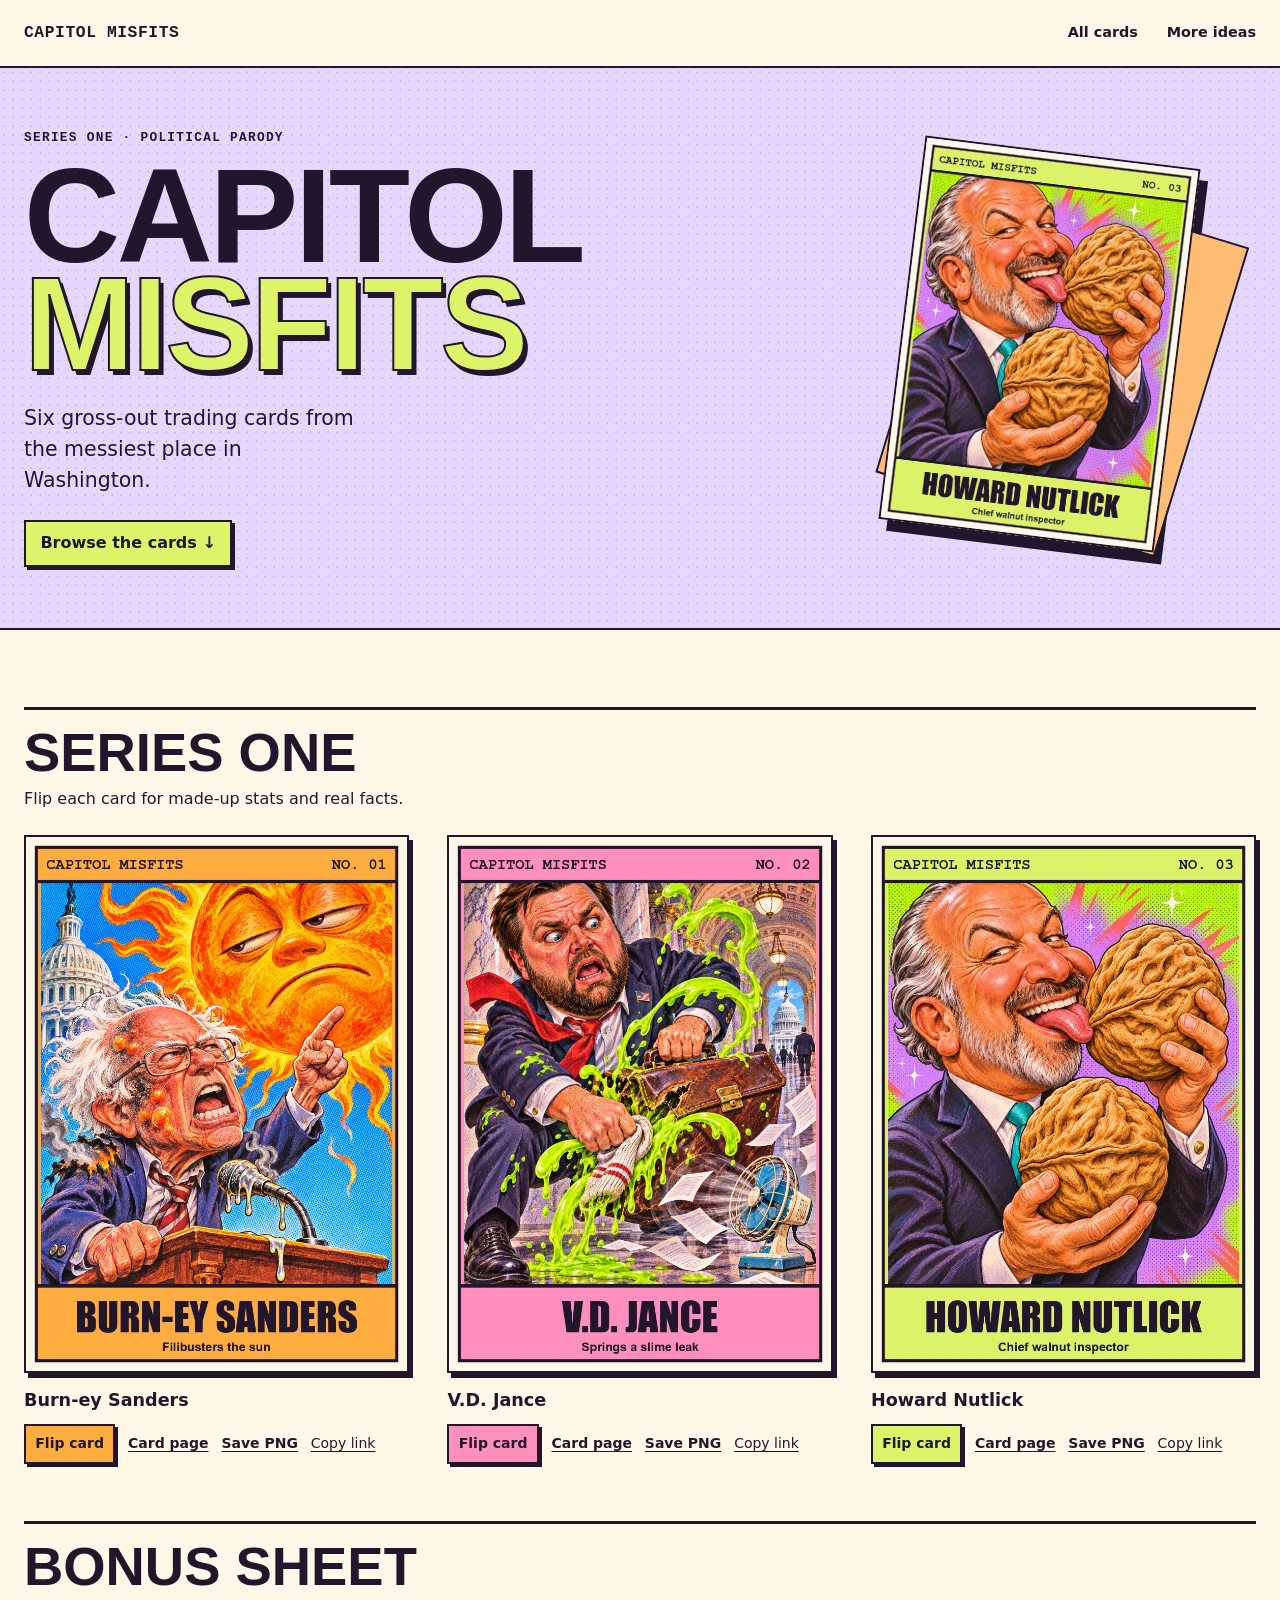
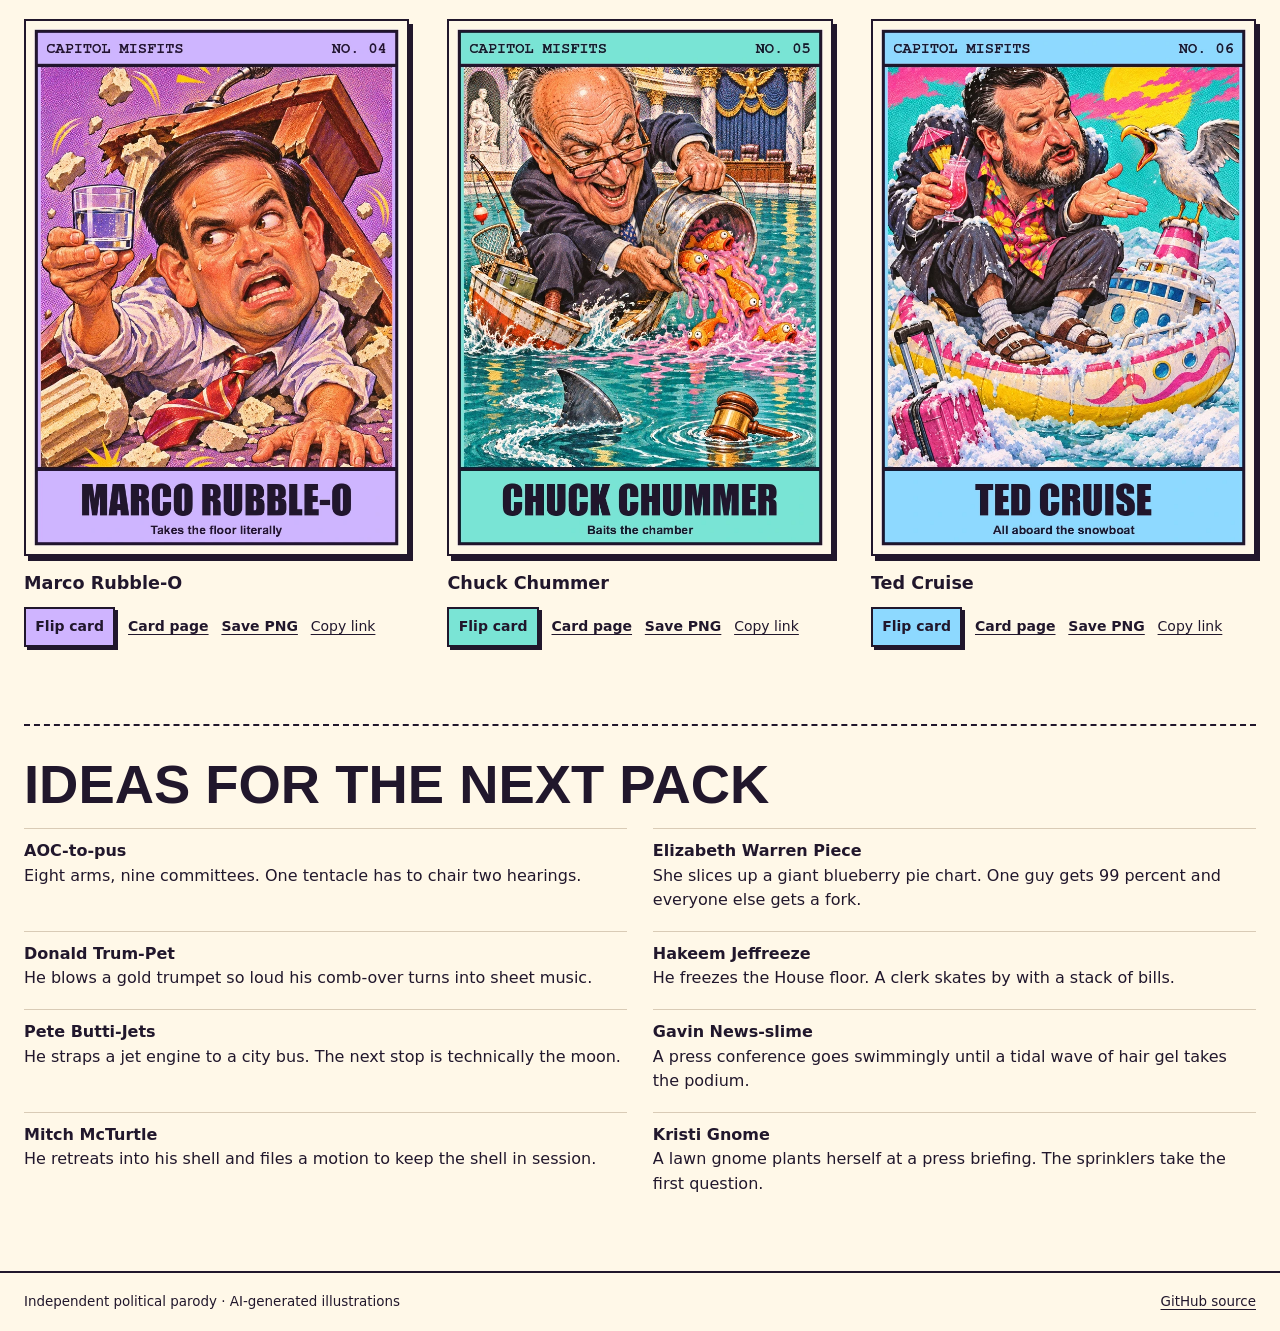
<file: docs/index.html>
<!doctype html>
<html lang="en">
<head>
  <meta charset="utf-8">
  <meta name="viewport" content="width=device-width, initial-scale=1">
  <title>Capitol Misfits</title>
  <meta name="description" content="Six gross-out political trading cards. Flip for made-up stats and sourced facts.">
  <link rel="canonical" href="https://daaronr.github.io/capitol-misfits/">
  <meta property="og:type" content="website">
  <meta property="og:site_name" content="Capitol Misfits">
  <meta property="og:url" content="https://daaronr.github.io/capitol-misfits/">
  <meta property="og:title" content="Capitol Misfits">
  <meta property="og:description" content="Six gross-out political trading cards. Flip for made-up stats and sourced facts.">
  <meta property="og:image" content="https://daaronr.github.io/capitol-misfits/assets/gallery-social.jpg">
  <meta property="og:image:width" content="1200">
  <meta property="og:image:height" content="630">
  <meta property="og:image:alt" content="Capitol Misfits trading cards featuring Howard Nutlick and two giant walnuts.">
  <meta name="twitter:card" content="summary_large_image">
  <link rel="stylesheet" href="gallery.css">
  <script src="gallery.js" defer></script>
</head>
<body>
  <a class="skip" href="#main">Skip to content</a>
  <header class="top">
    <div class="wrap">
      <a class="wordmark" href="./">Capitol Misfits</a>
      <nav aria-label="Main">
        <a href="#deck">All cards</a>
        <a href="#next">More ideas</a>
      </nav>
    </div>
  </header>

  <main id="main">
    <section class="hero">
      <div class="wrap hero-inner">
        <div>
          <p class="eyebrow">Series one · Political parody</p>
          <h1>Capitol <span>Misfits</span></h1>
          <p class="lede">Six gross-out trading cards from the messiest place in Washington.</p>
          <a class="action" href="#deck">Browse the cards ↓</a>
        </div>
        <a class="hero-feature" href="howard-nutlick/" aria-label="Open the Howard Nutlick card">
          <img src="assets/howard-nutlick.webp" width="750" height="1050" alt="Howard Nutlick with two giant walnuts">
        </a>
      </div>
    </section>
    <section id="deck" class="wrap gallery">
      <header class="section-head">
        <h2>Series one</h2>
        <p>Flip each card for made-up stats and real facts.</p>
      </header>
      <div class="deck">
    <article class="card" id="burn-ey-sanders" data-card aria-labelledby="burn-ey-sanders-name" style="--accent:#ffac40;--back-paper:#ffe0a9">
      <img class="card-face" data-front src="assets/burn-ey-sanders.webp" width="750" height="1050" loading="lazy" alt="A soot-smudged Bernie Sanders lectures a glaring sun while his microphone melts. Card text reads Burn-ey Sanders, Filibusters the sun.">
      <div class="card-back" id="burn-ey-sanders-back" data-back>
        <p class="back-series"><span>Capitol Misfits</span> <span>No. 01</span></p>
        <p class="back-title">Burn-ey Sanders</p>
        <p class="back-blurb">The sun asked him to yield. He demanded a recorded vote.</p>
        <p class="stat-label">Made-up stats</p>
        <dl class="stat-list"><div><dt>SPF applied</dt><dd>0</dd></div><div><dt>Microphones melted</dt><dd>3</dd></div><div><dt>Times he yielded</dt><dd>0</dd></div></dl>
        <section class="facts" aria-labelledby="burn-ey-sanders-facts">
          <h4 id="burn-ey-sanders-facts">Real facts about Bernie Sanders</h4>
          <ul><li>Vermont first elected Sanders to the U.S. Senate in 2006.</li><li>He served as mayor of Burlington before going to Congress.</li></ul>
          <p><a href="https://www.sanders.senate.gov/about-bernie/">Senate biography</a></p>
        </section>

      </div>
      <h3 id="burn-ey-sanders-name">Burn-ey Sanders</h3>
      <div class="card-tools">
        <button class="flip" data-flip type="button" aria-expanded="false" aria-controls="burn-ey-sanders-back" hidden>Flip card</button>
        <a href="burn-ey-sanders/" aria-label="Open Burn-ey Sanders card page">Card page</a>
        <a href="assets/burn-ey-sanders.png" download aria-label="Download Burn-ey Sanders card as PNG">Save PNG</a>
        <button class="data-copy" data-copy="burn-ey-sanders/" type="button" aria-label="Copy link to Burn-ey Sanders" hidden>Copy link</button>
        <span class="status" role="status"></span>
      </div>
    </article>


    <article class="card" id="vd-jance" data-card aria-labelledby="vd-jance-name" style="--accent:#ff8fbb;--back-paper:#ffcfdf">
      <img class="card-face" data-front src="assets/vd-jance.webp" width="750" height="1050" loading="lazy" alt="A startled JD Vance tries to plug a briefcase that is spraying green slime. Card text reads V.D. Jance, Springs a slime leak.">
      <div class="card-back" id="vd-jance-back" data-back>
        <p class="back-series"><span>Capitol Misfits</span> <span>No. 02</span></p>
        <p class="back-title">V.D. Jance</p>
        <p class="back-blurb">The briefcase came with a lock, two keys, and a full gallon of ooze.</p>
        <p class="stat-label">Made-up stats</p>
        <dl class="stat-list"><div><dt>Slime spilled</dt><dd>1 gal</dd></div><div><dt>Emergency socks</dt><dd>1</dd></div><div><dt>Dry documents</dt><dd>0</dd></div></dl>
        <section class="facts" aria-labelledby="vd-jance-facts">
          <h4 id="vd-jance-facts">Real facts about JD Vance</h4>
          <ul><li>Vance became the 50th U.S. vice president in 2025.</li><li>He previously served in the U.S. Marine Corps.</li></ul>
          <p><a href="https://www.usa.gov/presidents">USAGov</a> · <a href="https://www.whitehouse.gov/administration/jd-vance/">White House biography</a></p>
        </section>

      </div>
      <h3 id="vd-jance-name">V.D. Jance</h3>
      <div class="card-tools">
        <button class="flip" data-flip type="button" aria-expanded="false" aria-controls="vd-jance-back" hidden>Flip card</button>
        <a href="vd-jance/" aria-label="Open V.D. Jance card page">Card page</a>
        <a href="assets/vd-jance.png" download aria-label="Download V.D. Jance card as PNG">Save PNG</a>
        <button class="data-copy" data-copy="vd-jance/" type="button" aria-label="Copy link to V.D. Jance" hidden>Copy link</button>
        <span class="status" role="status"></span>
      </div>
    </article>


    <article class="card" id="howard-nutlick" data-card aria-labelledby="howard-nutlick-name" style="--accent:#dcf36a;--back-paper:#edf9b4">
      <img class="card-face" data-front src="assets/howard-nutlick.webp" width="750" height="1050" loading="lazy" alt="A grinning Howard Lutnick holds two giant walnuts and taste-tests one. Card text reads Howard Nutlick, Chief walnut inspector.">
      <div class="card-back" id="howard-nutlick-back" data-back>
        <p class="back-series"><span>Capitol Misfits</span> <span>No. 03</span></p>
        <p class="back-title">Howard Nutlick</p>
        <p class="back-blurb">Howard brought two giant walnuts to the taste test. He’ll get around to cracking them eventually.</p>
        <p class="stat-label">Made-up stats</p>
        <dl class="stat-list"><div><dt>Walnuts on hand</dt><dd>2</dd></div><div><dt>Quality-control licks</dt><dd>27</dd></div><div><dt>Napkins on hand</dt><dd>0</dd></div></dl>
        <section class="facts" aria-labelledby="howard-nutlick-facts">
          <h4 id="howard-nutlick-facts">Real facts about Howard Lutnick</h4>
          <ul><li>Lutnick was sworn in as U.S. secretary of commerce on February 21, 2025.</li></ul>
          <p><a href="https://www.govinfo.gov/app/details/DCPD-202500291">Swearing-in record</a></p>
        </section>
        <p class="credit"><a href="https://www.thebulwark.com/p/sam-stein-the-divorce">Nickname inspired by Tim Miller of The Bulwark</a>.</p>
      </div>
      <h3 id="howard-nutlick-name">Howard Nutlick</h3>
      <div class="card-tools">
        <button class="flip" data-flip type="button" aria-expanded="false" aria-controls="howard-nutlick-back" hidden>Flip card</button>
        <a href="howard-nutlick/" aria-label="Open Howard Nutlick card page">Card page</a>
        <a href="assets/howard-nutlick.png" download aria-label="Download Howard Nutlick card as PNG">Save PNG</a>
        <button class="data-copy" data-copy="howard-nutlick/" type="button" aria-label="Copy link to Howard Nutlick" hidden>Copy link</button>
        <span class="status" role="status"></span>
      </div>
    </article>
    </div>
      <section class="bonus" aria-labelledby="bonus-title">
        <header class="section-head">
          <h2 id="bonus-title">Bonus sheet</h2>
        </header>
        <div class="deck">
    <article class="card" id="marco-rubble-o" data-card aria-labelledby="marco-rubble-o-name" style="--accent:#cfb4ff;--back-paper:#ebddff">
      <img class="card-face" data-front src="assets/marco-rubble-o.webp" width="750" height="1050" loading="lazy" alt="Marco Rubio emerges from a crumbled lectern and manages to hold a glass of water upright. Card text reads Marco Rubble-O, Takes the floor literally.">
      <div class="card-back" id="marco-rubble-o-back" data-back>
        <p class="back-series"><span>Capitol Misfits</span> <span>No. 04</span></p>
        <p class="back-title">Marco Rubble-O</p>
        <p class="back-blurb">The lectern gave way halfway through his remarks. The water stayed in the glass.</p>
        <p class="stat-label">Made-up stats</p>
        <dl class="stat-list"><div><dt>Lecterns lost</dt><dd>1</dd></div><div><dt>Rubble depth</dt><dd>4 ft</dd></div><div><dt>Water spilled</dt><dd>0 drops</dd></div></dl>
        <section class="facts" aria-labelledby="marco-rubble-o-facts">
          <h4 id="marco-rubble-o-facts">Real facts about Marco Rubio</h4>
          <ul><li>Rubio represented Florida in the U.S. Senate from 2011 to 2025.</li><li>He served as speaker of the Florida House from 2006 to 2008.</li></ul>
          <p><a href="https://history.house.gov/People/Detail/15032401309">House historical biography</a></p>
        </section>

      </div>
      <h3 id="marco-rubble-o-name">Marco Rubble-O</h3>
      <div class="card-tools">
        <button class="flip" data-flip type="button" aria-expanded="false" aria-controls="marco-rubble-o-back" hidden>Flip card</button>
        <a href="marco-rubble-o/" aria-label="Open Marco Rubble-O card page">Card page</a>
        <a href="assets/marco-rubble-o.png" download aria-label="Download Marco Rubble-O card as PNG">Save PNG</a>
        <button class="data-copy" data-copy="marco-rubble-o/" type="button" aria-label="Copy link to Marco Rubble-O" hidden>Copy link</button>
        <span class="status" role="status"></span>
      </div>
    </article>


    <article class="card" id="chuck-chummer" data-card aria-labelledby="chuck-chummer-name" style="--accent:#7ae4d5;--back-paper:#bfefe5">
      <img class="card-face" data-front src="assets/chuck-chummer.webp" width="750" height="1050" loading="lazy" alt="Chuck Schumer ladles pink chum from a skiff as a shark fin approaches a floating gavel. Card text reads Chuck Chummer, Baits the chamber.">
      <div class="card-back" id="chuck-chummer-back" data-back>
        <p class="back-series"><span>Capitol Misfits</span> <span>No. 05</span></p>
        <p class="back-title">Chuck Chummer</p>
        <p class="back-blurb">He dropped his gavel overboard. Something in the pool voted aye.</p>
        <p class="stat-label">Made-up stats</p>
        <dl class="stat-list"><div><dt>Chum deployed</dt><dd>2 buckets</dd></div><div><dt>Sharks present</dt><dd>1</dd></div><div><dt>Gavels recovered</dt><dd>0</dd></div></dl>
        <section class="facts" aria-labelledby="chuck-chummer-facts">
          <h4 id="chuck-chummer-facts">Real facts about Chuck Schumer</h4>
          <ul><li>New York first elected Schumer to the U.S. Senate in 1998.</li><li>In 2021 he became the first New Yorker to serve as Senate majority leader.</li></ul>
          <p><a href="https://www.schumer.senate.gov/about/biography">Senate biography</a></p>
        </section>

      </div>
      <h3 id="chuck-chummer-name">Chuck Chummer</h3>
      <div class="card-tools">
        <button class="flip" data-flip type="button" aria-expanded="false" aria-controls="chuck-chummer-back" hidden>Flip card</button>
        <a href="chuck-chummer/" aria-label="Open Chuck Chummer card page">Card page</a>
        <a href="assets/chuck-chummer.png" download aria-label="Download Chuck Chummer card as PNG">Save PNG</a>
        <button class="data-copy" data-copy="chuck-chummer/" type="button" aria-label="Copy link to Chuck Chummer" hidden>Copy link</button>
        <span class="status" role="status"></span>
      </div>
    </article>


    <article class="card" id="ted-cruise" data-card aria-labelledby="ted-cruise-name" style="--accent:#8dd9ff;--back-paper:#d4edff">
      <img class="card-face" data-front src="assets/ted-cruise.webp" width="750" height="1050" loading="lazy" alt="Ted Cruz argues with a seagull from an inflatable boat stranded in a snowdrift. Card text reads Ted Cruise, All aboard the snowboat.">
      <div class="card-back" id="ted-cruise-back" data-back>
        <p class="back-series"><span>Capitol Misfits</span> <span>No. 06</span></p>
        <p class="back-title">Ted Cruise</p>
        <p class="back-blurb">The brochure promised a heated pool. The pool would like to see that in writing.</p>
        <p class="stat-label">Made-up stats</p>
        <dl class="stat-list"><div><dt>Miles sailed</dt><dd>0</dd></div><div><dt>Seagull complaints</dt><dd>17</dd></div><div><dt>Socks in sandals</dt><dd>2</dd></div></dl>
        <section class="facts" aria-labelledby="ted-cruise-facts">
          <h4 id="ted-cruise-facts">Real facts about Ted Cruz</h4>
          <ul><li>Cruz was sworn into the U.S. Senate in 2013.</li><li>As Texas solicitor general, he argued eight cases before the U.S. Supreme Court.</li></ul>
          <p><a href="https://www.cruz.senate.gov/about-ted">Senate biography</a></p>
        </section>

      </div>
      <h3 id="ted-cruise-name">Ted Cruise</h3>
      <div class="card-tools">
        <button class="flip" data-flip type="button" aria-expanded="false" aria-controls="ted-cruise-back" hidden>Flip card</button>
        <a href="ted-cruise/" aria-label="Open Ted Cruise card page">Card page</a>
        <a href="assets/ted-cruise.png" download aria-label="Download Ted Cruise card as PNG">Save PNG</a>
        <button class="data-copy" data-copy="ted-cruise/" type="button" aria-label="Copy link to Ted Cruise" hidden>Copy link</button>
        <span class="status" role="status"></span>
      </div>
    </article>
    </div>
      </section>
    </section>
    <section id="next" class="wrap next">
      <h2>Ideas for the next pack</h2>
      <ul>
        <li><strong>AOC-to-pus</strong> Eight arms, nine committees. One tentacle has to chair two hearings.</li>
        <li><strong>Elizabeth Warren Piece</strong> She slices up a giant blueberry pie chart. One guy gets 99 percent and everyone else gets a fork.</li>
        <li><strong>Donald Trum-Pet</strong> He blows a gold trumpet so loud his comb-over turns into sheet music.</li>
        <li><strong>Hakeem Jeffreeze</strong> He freezes the House floor. A clerk skates by with a stack of bills.</li>
        <li><strong>Pete Butti-Jets</strong> He straps a jet engine to a city bus. The next stop is technically the moon.</li>
        <li><strong>Gavin News-slime</strong> A press conference goes swimmingly until a tidal wave of hair gel takes the podium.</li>
        <li><strong>Mitch McTurtle</strong> He retreats into his shell and files a motion to keep the shell in session.</li>
        <li><strong>Kristi Gnome</strong> A lawn gnome plants herself at a press briefing. The sprinklers take the first question.</li>
      </ul>
    </section>
  </main>

  <footer class="footer">
    <div class="wrap">
      <span>Independent political parody · AI-generated illustrations</span>
      <a href="https://github.com/daaronr/capitol-misfits">GitHub source</a>
    </div>
  </footer>
</body>
</html>
</file>
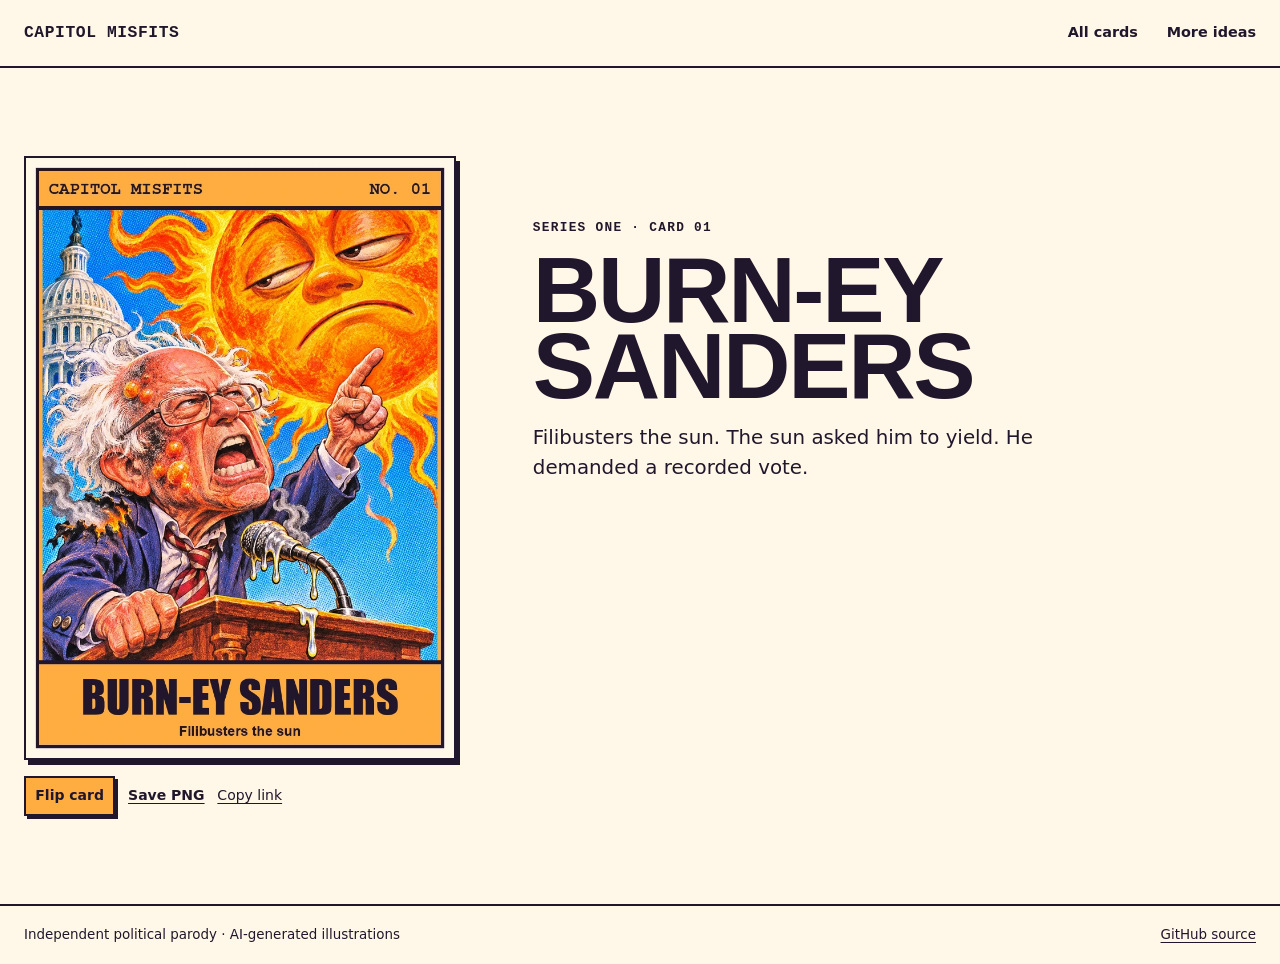
<file: docs/burn-ey-sanders/index.html>
<!doctype html>
<html lang="en">
<head>
  <meta charset="utf-8">
  <meta name="viewport" content="width=device-width, initial-scale=1">
  <title>Burn-ey Sanders | Capitol Misfits</title>
  <meta name="description" content="Filibusters the sun. The sun asked him to yield. He demanded a recorded vote.">
  <link rel="canonical" href="https://daaronr.github.io/capitol-misfits/burn-ey-sanders/">
  <meta property="og:type" content="website">
  <meta property="og:site_name" content="Capitol Misfits">
  <meta property="og:url" content="https://daaronr.github.io/capitol-misfits/burn-ey-sanders/">
  <meta property="og:title" content="Burn-ey Sanders | Capitol Misfits">
  <meta property="og:description" content="Filibusters the sun. The sun asked him to yield. He demanded a recorded vote.">
  <meta property="og:image" content="https://daaronr.github.io/capitol-misfits/assets/burn-ey-sanders-social.jpg">
  <meta property="og:image:width" content="1200">
  <meta property="og:image:height" content="630">
  <meta property="og:image:alt" content="A soot-smudged Bernie Sanders lectures a glaring sun while his microphone melts.">
  <meta name="twitter:card" content="summary_large_image">
  <link rel="stylesheet" href="../gallery.css">
  <script src="../gallery.js" defer></script>
</head>
<body>
  <a class="skip" href="#main">Skip to content</a>
  <header class="top">
    <div class="wrap">
      <a class="wordmark" href="../">Capitol Misfits</a>
      <nav aria-label="Main">
        <a href="../#deck">All cards</a>
        <a href="../#next">More ideas</a>
      </nav>
    </div>
  </header>

  <main id="main" class="wrap single">
    <div class="single-copy">
      <p class="eyebrow">Series one · Card 01</p>
      <h1 id="page-title">Burn-ey Sanders</h1>
      <p class="lede">Filibusters the sun. The sun asked him to yield. He demanded a recorded vote.</p>

    </div>

    <article class="card" id="burn-ey-sanders" data-card aria-labelledby="page-title" style="--accent:#ffac40;--back-paper:#ffe0a9">
      <img class="card-face" data-front src="../assets/burn-ey-sanders.webp" width="750" height="1050" loading="eager" alt="A soot-smudged Bernie Sanders lectures a glaring sun while his microphone melts. Card text reads Burn-ey Sanders, Filibusters the sun.">
      <div class="card-back" id="burn-ey-sanders-back" data-back>
        <p class="back-series"><span>Capitol Misfits</span> <span>No. 01</span></p>
        <p class="back-title">Burn-ey Sanders</p>
        <p class="back-blurb">The sun asked him to yield. He demanded a recorded vote.</p>
        <p class="stat-label">Made-up stats</p>
        <dl class="stat-list"><div><dt>SPF applied</dt><dd>0</dd></div><div><dt>Microphones melted</dt><dd>3</dd></div><div><dt>Times he yielded</dt><dd>0</dd></div></dl>
        <section class="facts" aria-labelledby="burn-ey-sanders-facts">
          <h4 id="burn-ey-sanders-facts">Real facts about Bernie Sanders</h4>
          <ul><li>Vermont first elected Sanders to the U.S. Senate in 2006.</li><li>He served as mayor of Burlington before going to Congress.</li></ul>
          <p><a href="https://www.sanders.senate.gov/about-bernie/">Senate biography</a></p>
        </section>

      </div>

      <div class="card-tools">
        <button class="flip" data-flip type="button" aria-expanded="false" aria-controls="burn-ey-sanders-back" hidden>Flip card</button>

        <a href="../assets/burn-ey-sanders.png" download aria-label="Download Burn-ey Sanders card as PNG">Save PNG</a>
        <button class="data-copy" data-copy="./" type="button" aria-label="Copy link to Burn-ey Sanders" hidden>Copy link</button>
        <span class="status" role="status"></span>
      </div>
    </article>

  </main>

  <footer class="footer">
    <div class="wrap">
      <span>Independent political parody · AI-generated illustrations</span>
      <a href="https://github.com/daaronr/capitol-misfits">GitHub source</a>
    </div>
  </footer>
</body>
</html>
</file>
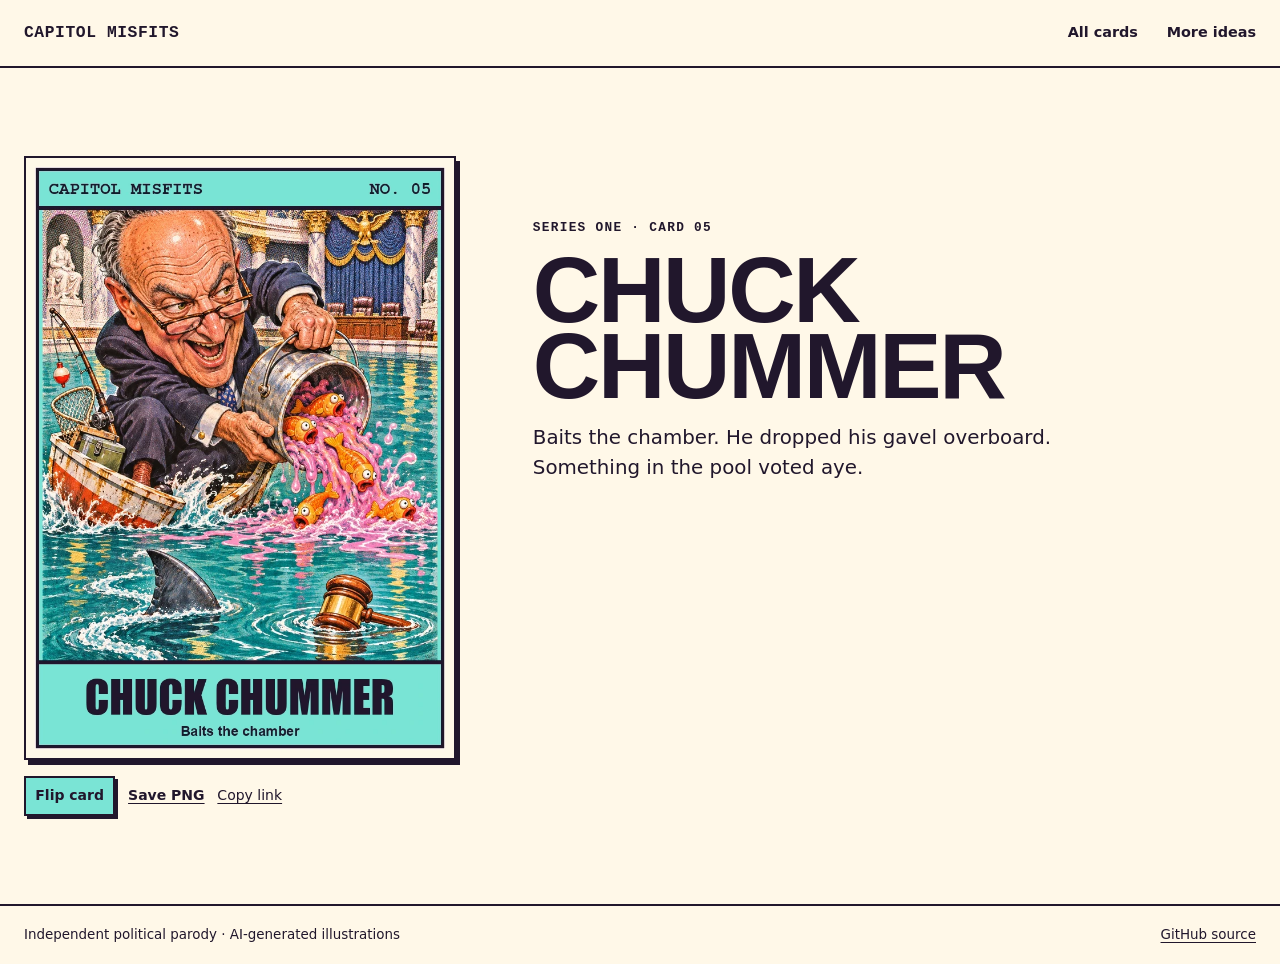
<file: docs/chuck-chummer/index.html>
<!doctype html>
<html lang="en">
<head>
  <meta charset="utf-8">
  <meta name="viewport" content="width=device-width, initial-scale=1">
  <title>Chuck Chummer | Capitol Misfits</title>
  <meta name="description" content="Baits the chamber. He dropped his gavel overboard. Something in the pool voted aye.">
  <link rel="canonical" href="https://daaronr.github.io/capitol-misfits/chuck-chummer/">
  <meta property="og:type" content="website">
  <meta property="og:site_name" content="Capitol Misfits">
  <meta property="og:url" content="https://daaronr.github.io/capitol-misfits/chuck-chummer/">
  <meta property="og:title" content="Chuck Chummer | Capitol Misfits">
  <meta property="og:description" content="Baits the chamber. He dropped his gavel overboard. Something in the pool voted aye.">
  <meta property="og:image" content="https://daaronr.github.io/capitol-misfits/assets/chuck-chummer-social.jpg">
  <meta property="og:image:width" content="1200">
  <meta property="og:image:height" content="630">
  <meta property="og:image:alt" content="Chuck Schumer ladles pink chum from a skiff as a shark fin approaches a floating gavel.">
  <meta name="twitter:card" content="summary_large_image">
  <link rel="stylesheet" href="../gallery.css">
  <script src="../gallery.js" defer></script>
</head>
<body>
  <a class="skip" href="#main">Skip to content</a>
  <header class="top">
    <div class="wrap">
      <a class="wordmark" href="../">Capitol Misfits</a>
      <nav aria-label="Main">
        <a href="../#deck">All cards</a>
        <a href="../#next">More ideas</a>
      </nav>
    </div>
  </header>

  <main id="main" class="wrap single">
    <div class="single-copy">
      <p class="eyebrow">Series one · Card 05</p>
      <h1 id="page-title">Chuck Chummer</h1>
      <p class="lede">Baits the chamber. He dropped his gavel overboard. Something in the pool voted aye.</p>

    </div>

    <article class="card" id="chuck-chummer" data-card aria-labelledby="page-title" style="--accent:#7ae4d5;--back-paper:#bfefe5">
      <img class="card-face" data-front src="../assets/chuck-chummer.webp" width="750" height="1050" loading="eager" alt="Chuck Schumer ladles pink chum from a skiff as a shark fin approaches a floating gavel. Card text reads Chuck Chummer, Baits the chamber.">
      <div class="card-back" id="chuck-chummer-back" data-back>
        <p class="back-series"><span>Capitol Misfits</span> <span>No. 05</span></p>
        <p class="back-title">Chuck Chummer</p>
        <p class="back-blurb">He dropped his gavel overboard. Something in the pool voted aye.</p>
        <p class="stat-label">Made-up stats</p>
        <dl class="stat-list"><div><dt>Chum deployed</dt><dd>2 buckets</dd></div><div><dt>Sharks present</dt><dd>1</dd></div><div><dt>Gavels recovered</dt><dd>0</dd></div></dl>
        <section class="facts" aria-labelledby="chuck-chummer-facts">
          <h4 id="chuck-chummer-facts">Real facts about Chuck Schumer</h4>
          <ul><li>New York first elected Schumer to the U.S. Senate in 1998.</li><li>In 2021 he became the first New Yorker to serve as Senate majority leader.</li></ul>
          <p><a href="https://www.schumer.senate.gov/about/biography">Senate biography</a></p>
        </section>

      </div>

      <div class="card-tools">
        <button class="flip" data-flip type="button" aria-expanded="false" aria-controls="chuck-chummer-back" hidden>Flip card</button>

        <a href="../assets/chuck-chummer.png" download aria-label="Download Chuck Chummer card as PNG">Save PNG</a>
        <button class="data-copy" data-copy="./" type="button" aria-label="Copy link to Chuck Chummer" hidden>Copy link</button>
        <span class="status" role="status"></span>
      </div>
    </article>

  </main>

  <footer class="footer">
    <div class="wrap">
      <span>Independent political parody · AI-generated illustrations</span>
      <a href="https://github.com/daaronr/capitol-misfits">GitHub source</a>
    </div>
  </footer>
</body>
</html>
</file>
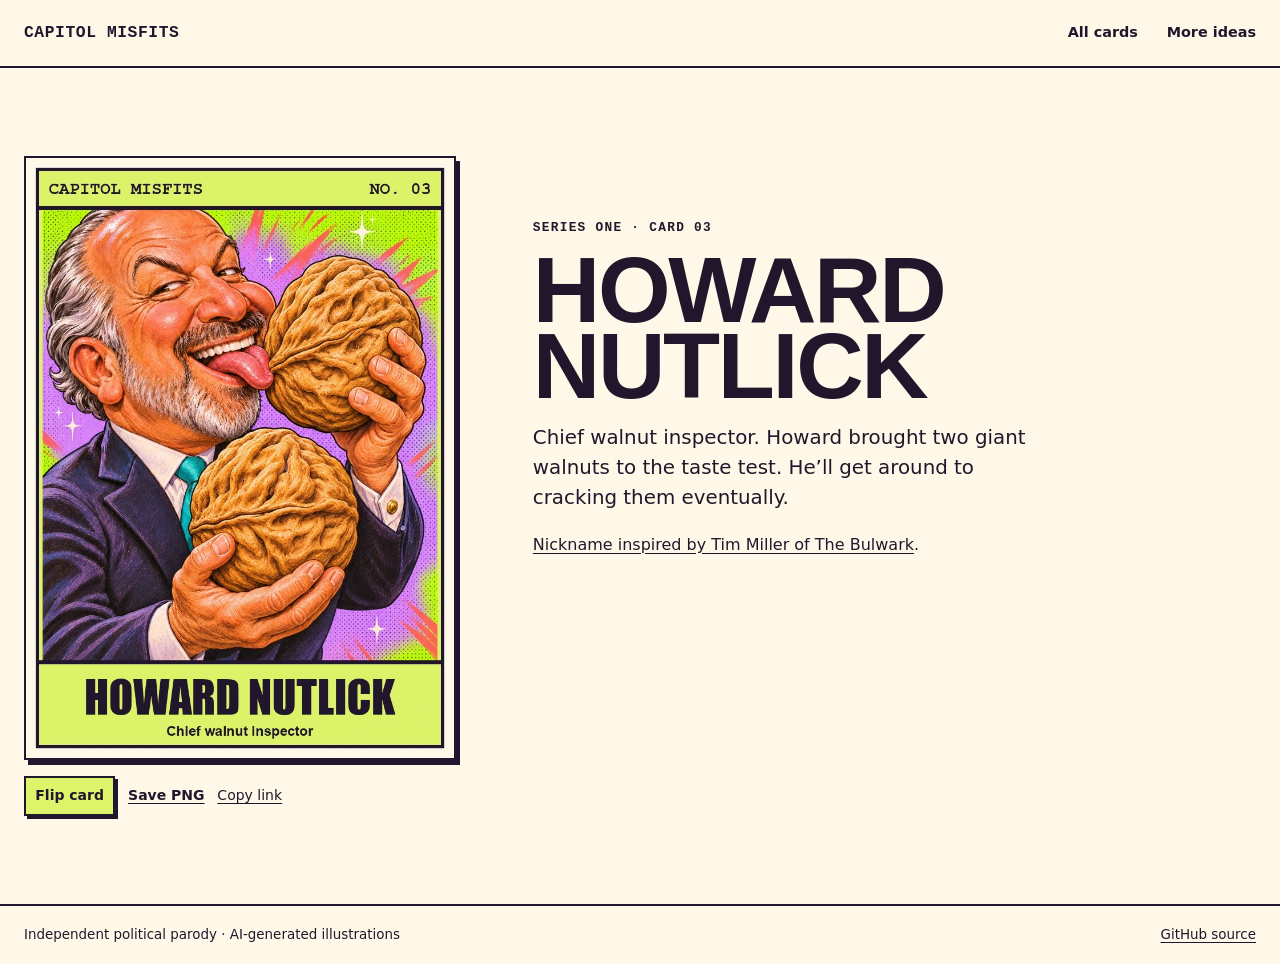
<file: docs/howard-nutlick/index.html>
<!doctype html>
<html lang="en">
<head>
  <meta charset="utf-8">
  <meta name="viewport" content="width=device-width, initial-scale=1">
  <title>Howard Nutlick | Capitol Misfits</title>
  <meta name="description" content="Chief walnut inspector. Howard brought two giant walnuts to the taste test. He’ll get around to cracking them eventually.">
  <link rel="canonical" href="https://daaronr.github.io/capitol-misfits/howard-nutlick/">
  <meta property="og:type" content="website">
  <meta property="og:site_name" content="Capitol Misfits">
  <meta property="og:url" content="https://daaronr.github.io/capitol-misfits/howard-nutlick/">
  <meta property="og:title" content="Howard Nutlick | Capitol Misfits">
  <meta property="og:description" content="Chief walnut inspector. Howard brought two giant walnuts to the taste test. He’ll get around to cracking them eventually.">
  <meta property="og:image" content="https://daaronr.github.io/capitol-misfits/assets/howard-nutlick-social.jpg">
  <meta property="og:image:width" content="1200">
  <meta property="og:image:height" content="630">
  <meta property="og:image:alt" content="A grinning Howard Lutnick holds two giant walnuts and taste-tests one.">
  <meta name="twitter:card" content="summary_large_image">
  <link rel="stylesheet" href="../gallery.css">
  <script src="../gallery.js" defer></script>
</head>
<body>
  <a class="skip" href="#main">Skip to content</a>
  <header class="top">
    <div class="wrap">
      <a class="wordmark" href="../">Capitol Misfits</a>
      <nav aria-label="Main">
        <a href="../#deck">All cards</a>
        <a href="../#next">More ideas</a>
      </nav>
    </div>
  </header>

  <main id="main" class="wrap single">
    <div class="single-copy">
      <p class="eyebrow">Series one · Card 03</p>
      <h1 id="page-title">Howard Nutlick</h1>
      <p class="lede">Chief walnut inspector. Howard brought two giant walnuts to the taste test. He’ll get around to cracking them eventually.</p>
      <p><a href="https://www.thebulwark.com/p/sam-stein-the-divorce">Nickname inspired by Tim Miller of The Bulwark</a>.</p>
    </div>

    <article class="card" id="howard-nutlick" data-card aria-labelledby="page-title" style="--accent:#dcf36a;--back-paper:#edf9b4">
      <img class="card-face" data-front src="../assets/howard-nutlick.webp" width="750" height="1050" loading="eager" alt="A grinning Howard Lutnick holds two giant walnuts and taste-tests one. Card text reads Howard Nutlick, Chief walnut inspector.">
      <div class="card-back" id="howard-nutlick-back" data-back>
        <p class="back-series"><span>Capitol Misfits</span> <span>No. 03</span></p>
        <p class="back-title">Howard Nutlick</p>
        <p class="back-blurb">Howard brought two giant walnuts to the taste test. He’ll get around to cracking them eventually.</p>
        <p class="stat-label">Made-up stats</p>
        <dl class="stat-list"><div><dt>Walnuts on hand</dt><dd>2</dd></div><div><dt>Quality-control licks</dt><dd>27</dd></div><div><dt>Napkins on hand</dt><dd>0</dd></div></dl>
        <section class="facts" aria-labelledby="howard-nutlick-facts">
          <h4 id="howard-nutlick-facts">Real facts about Howard Lutnick</h4>
          <ul><li>Lutnick was sworn in as U.S. secretary of commerce on February 21, 2025.</li></ul>
          <p><a href="https://www.govinfo.gov/app/details/DCPD-202500291">Swearing-in record</a></p>
        </section>
        <p class="credit"><a href="https://www.thebulwark.com/p/sam-stein-the-divorce">Nickname inspired by Tim Miller of The Bulwark</a>.</p>
      </div>

      <div class="card-tools">
        <button class="flip" data-flip type="button" aria-expanded="false" aria-controls="howard-nutlick-back" hidden>Flip card</button>

        <a href="../assets/howard-nutlick.png" download aria-label="Download Howard Nutlick card as PNG">Save PNG</a>
        <button class="data-copy" data-copy="./" type="button" aria-label="Copy link to Howard Nutlick" hidden>Copy link</button>
        <span class="status" role="status"></span>
      </div>
    </article>

  </main>

  <footer class="footer">
    <div class="wrap">
      <span>Independent political parody · AI-generated illustrations</span>
      <a href="https://github.com/daaronr/capitol-misfits">GitHub source</a>
    </div>
  </footer>
</body>
</html>
</file>
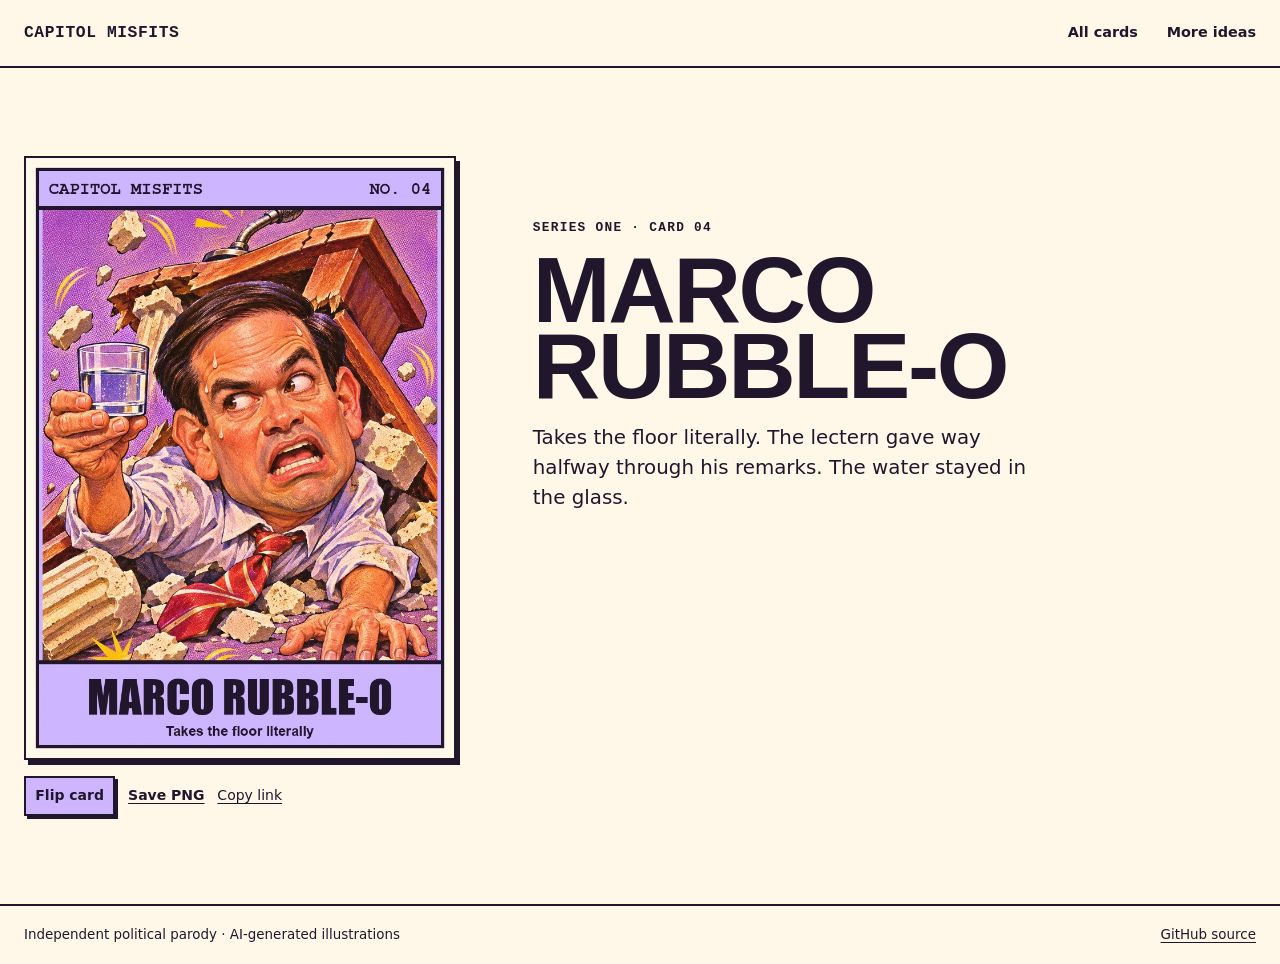
<file: docs/marco-rubble-o/index.html>
<!doctype html>
<html lang="en">
<head>
  <meta charset="utf-8">
  <meta name="viewport" content="width=device-width, initial-scale=1">
  <title>Marco Rubble-O | Capitol Misfits</title>
  <meta name="description" content="Takes the floor literally. The lectern gave way halfway through his remarks. The water stayed in the glass.">
  <link rel="canonical" href="https://daaronr.github.io/capitol-misfits/marco-rubble-o/">
  <meta property="og:type" content="website">
  <meta property="og:site_name" content="Capitol Misfits">
  <meta property="og:url" content="https://daaronr.github.io/capitol-misfits/marco-rubble-o/">
  <meta property="og:title" content="Marco Rubble-O | Capitol Misfits">
  <meta property="og:description" content="Takes the floor literally. The lectern gave way halfway through his remarks. The water stayed in the glass.">
  <meta property="og:image" content="https://daaronr.github.io/capitol-misfits/assets/marco-rubble-o-social.jpg">
  <meta property="og:image:width" content="1200">
  <meta property="og:image:height" content="630">
  <meta property="og:image:alt" content="Marco Rubio emerges from a crumbled lectern and manages to hold a glass of water upright.">
  <meta name="twitter:card" content="summary_large_image">
  <link rel="stylesheet" href="../gallery.css">
  <script src="../gallery.js" defer></script>
</head>
<body>
  <a class="skip" href="#main">Skip to content</a>
  <header class="top">
    <div class="wrap">
      <a class="wordmark" href="../">Capitol Misfits</a>
      <nav aria-label="Main">
        <a href="../#deck">All cards</a>
        <a href="../#next">More ideas</a>
      </nav>
    </div>
  </header>

  <main id="main" class="wrap single">
    <div class="single-copy">
      <p class="eyebrow">Series one · Card 04</p>
      <h1 id="page-title">Marco Rubble-O</h1>
      <p class="lede">Takes the floor literally. The lectern gave way halfway through his remarks. The water stayed in the glass.</p>

    </div>

    <article class="card" id="marco-rubble-o" data-card aria-labelledby="page-title" style="--accent:#cfb4ff;--back-paper:#ebddff">
      <img class="card-face" data-front src="../assets/marco-rubble-o.webp" width="750" height="1050" loading="eager" alt="Marco Rubio emerges from a crumbled lectern and manages to hold a glass of water upright. Card text reads Marco Rubble-O, Takes the floor literally.">
      <div class="card-back" id="marco-rubble-o-back" data-back>
        <p class="back-series"><span>Capitol Misfits</span> <span>No. 04</span></p>
        <p class="back-title">Marco Rubble-O</p>
        <p class="back-blurb">The lectern gave way halfway through his remarks. The water stayed in the glass.</p>
        <p class="stat-label">Made-up stats</p>
        <dl class="stat-list"><div><dt>Lecterns lost</dt><dd>1</dd></div><div><dt>Rubble depth</dt><dd>4 ft</dd></div><div><dt>Water spilled</dt><dd>0 drops</dd></div></dl>
        <section class="facts" aria-labelledby="marco-rubble-o-facts">
          <h4 id="marco-rubble-o-facts">Real facts about Marco Rubio</h4>
          <ul><li>Rubio represented Florida in the U.S. Senate from 2011 to 2025.</li><li>He served as speaker of the Florida House from 2006 to 2008.</li></ul>
          <p><a href="https://history.house.gov/People/Detail/15032401309">House historical biography</a></p>
        </section>

      </div>

      <div class="card-tools">
        <button class="flip" data-flip type="button" aria-expanded="false" aria-controls="marco-rubble-o-back" hidden>Flip card</button>

        <a href="../assets/marco-rubble-o.png" download aria-label="Download Marco Rubble-O card as PNG">Save PNG</a>
        <button class="data-copy" data-copy="./" type="button" aria-label="Copy link to Marco Rubble-O" hidden>Copy link</button>
        <span class="status" role="status"></span>
      </div>
    </article>

  </main>

  <footer class="footer">
    <div class="wrap">
      <span>Independent political parody · AI-generated illustrations</span>
      <a href="https://github.com/daaronr/capitol-misfits">GitHub source</a>
    </div>
  </footer>
</body>
</html>
</file>
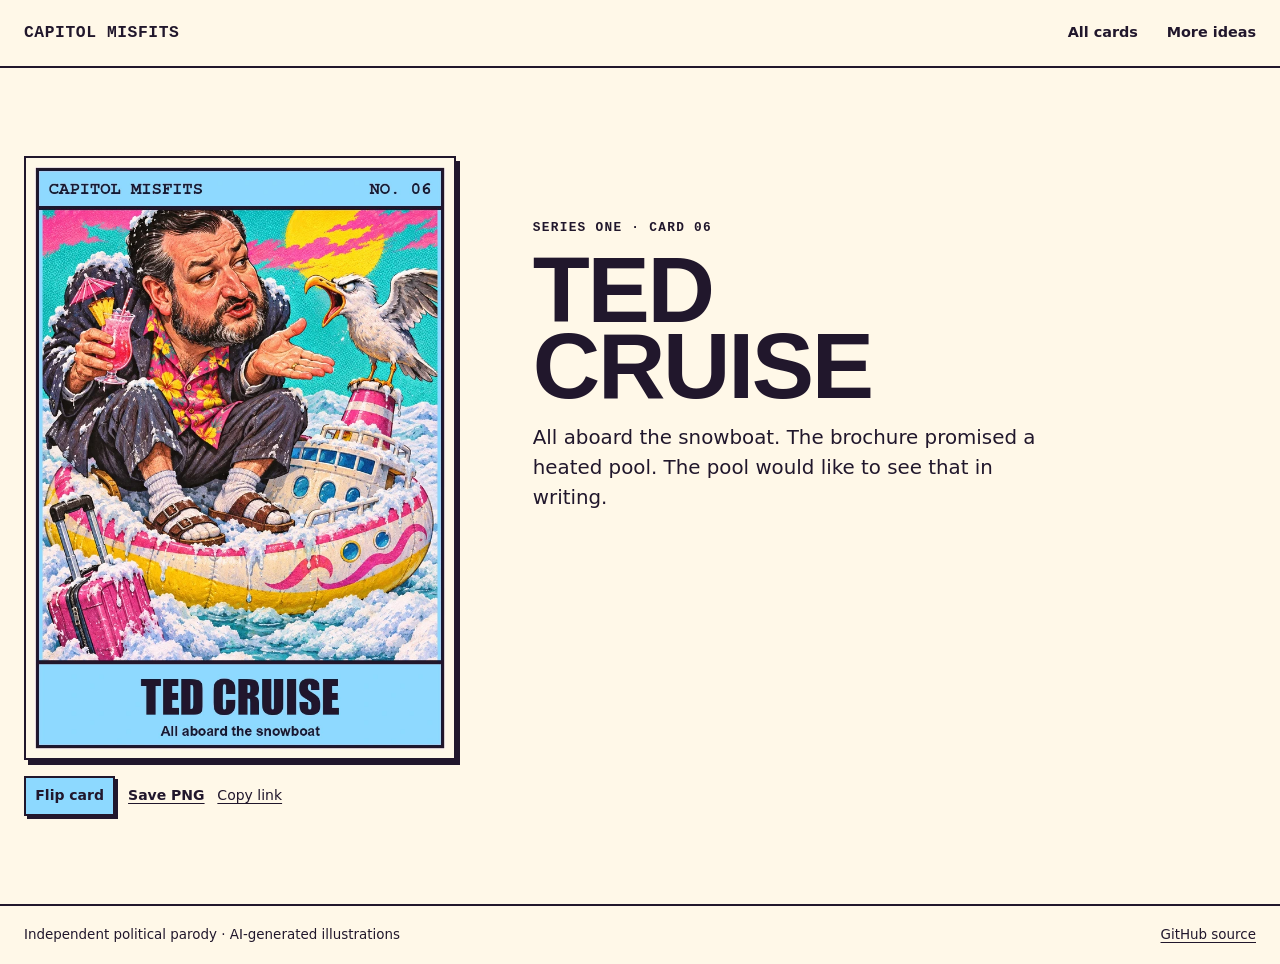
<file: docs/ted-cruise/index.html>
<!doctype html>
<html lang="en">
<head>
  <meta charset="utf-8">
  <meta name="viewport" content="width=device-width, initial-scale=1">
  <title>Ted Cruise | Capitol Misfits</title>
  <meta name="description" content="All aboard the snowboat. The brochure promised a heated pool. The pool would like to see that in writing.">
  <link rel="canonical" href="https://daaronr.github.io/capitol-misfits/ted-cruise/">
  <meta property="og:type" content="website">
  <meta property="og:site_name" content="Capitol Misfits">
  <meta property="og:url" content="https://daaronr.github.io/capitol-misfits/ted-cruise/">
  <meta property="og:title" content="Ted Cruise | Capitol Misfits">
  <meta property="og:description" content="All aboard the snowboat. The brochure promised a heated pool. The pool would like to see that in writing.">
  <meta property="og:image" content="https://daaronr.github.io/capitol-misfits/assets/ted-cruise-social.jpg">
  <meta property="og:image:width" content="1200">
  <meta property="og:image:height" content="630">
  <meta property="og:image:alt" content="Ted Cruz argues with a seagull from an inflatable boat stranded in a snowdrift.">
  <meta name="twitter:card" content="summary_large_image">
  <link rel="stylesheet" href="../gallery.css">
  <script src="../gallery.js" defer></script>
</head>
<body>
  <a class="skip" href="#main">Skip to content</a>
  <header class="top">
    <div class="wrap">
      <a class="wordmark" href="../">Capitol Misfits</a>
      <nav aria-label="Main">
        <a href="../#deck">All cards</a>
        <a href="../#next">More ideas</a>
      </nav>
    </div>
  </header>

  <main id="main" class="wrap single">
    <div class="single-copy">
      <p class="eyebrow">Series one · Card 06</p>
      <h1 id="page-title">Ted Cruise</h1>
      <p class="lede">All aboard the snowboat. The brochure promised a heated pool. The pool would like to see that in writing.</p>

    </div>

    <article class="card" id="ted-cruise" data-card aria-labelledby="page-title" style="--accent:#8dd9ff;--back-paper:#d4edff">
      <img class="card-face" data-front src="../assets/ted-cruise.webp" width="750" height="1050" loading="eager" alt="Ted Cruz argues with a seagull from an inflatable boat stranded in a snowdrift. Card text reads Ted Cruise, All aboard the snowboat.">
      <div class="card-back" id="ted-cruise-back" data-back>
        <p class="back-series"><span>Capitol Misfits</span> <span>No. 06</span></p>
        <p class="back-title">Ted Cruise</p>
        <p class="back-blurb">The brochure promised a heated pool. The pool would like to see that in writing.</p>
        <p class="stat-label">Made-up stats</p>
        <dl class="stat-list"><div><dt>Miles sailed</dt><dd>0</dd></div><div><dt>Seagull complaints</dt><dd>17</dd></div><div><dt>Socks in sandals</dt><dd>2</dd></div></dl>
        <section class="facts" aria-labelledby="ted-cruise-facts">
          <h4 id="ted-cruise-facts">Real facts about Ted Cruz</h4>
          <ul><li>Cruz was sworn into the U.S. Senate in 2013.</li><li>As Texas solicitor general, he argued eight cases before the U.S. Supreme Court.</li></ul>
          <p><a href="https://www.cruz.senate.gov/about-ted">Senate biography</a></p>
        </section>

      </div>

      <div class="card-tools">
        <button class="flip" data-flip type="button" aria-expanded="false" aria-controls="ted-cruise-back" hidden>Flip card</button>

        <a href="../assets/ted-cruise.png" download aria-label="Download Ted Cruise card as PNG">Save PNG</a>
        <button class="data-copy" data-copy="./" type="button" aria-label="Copy link to Ted Cruise" hidden>Copy link</button>
        <span class="status" role="status"></span>
      </div>
    </article>

  </main>

  <footer class="footer">
    <div class="wrap">
      <span>Independent political parody · AI-generated illustrations</span>
      <a href="https://github.com/daaronr/capitol-misfits">GitHub source</a>
    </div>
  </footer>
</body>
</html>
</file>
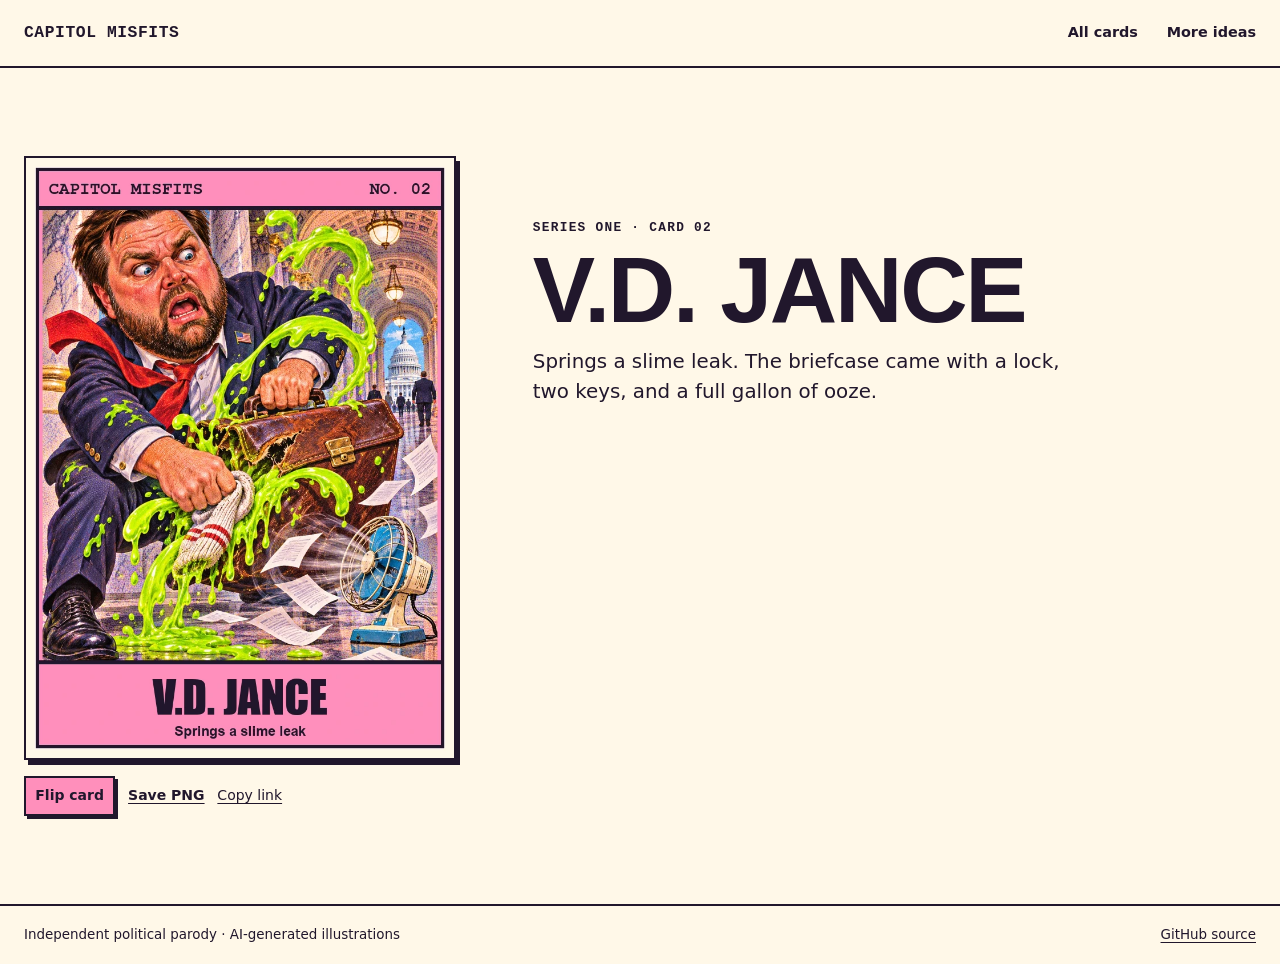
<file: docs/vd-jance/index.html>
<!doctype html>
<html lang="en">
<head>
  <meta charset="utf-8">
  <meta name="viewport" content="width=device-width, initial-scale=1">
  <title>V.D. Jance | Capitol Misfits</title>
  <meta name="description" content="Springs a slime leak. The briefcase came with a lock, two keys, and a full gallon of ooze.">
  <link rel="canonical" href="https://daaronr.github.io/capitol-misfits/vd-jance/">
  <meta property="og:type" content="website">
  <meta property="og:site_name" content="Capitol Misfits">
  <meta property="og:url" content="https://daaronr.github.io/capitol-misfits/vd-jance/">
  <meta property="og:title" content="V.D. Jance | Capitol Misfits">
  <meta property="og:description" content="Springs a slime leak. The briefcase came with a lock, two keys, and a full gallon of ooze.">
  <meta property="og:image" content="https://daaronr.github.io/capitol-misfits/assets/vd-jance-social.jpg">
  <meta property="og:image:width" content="1200">
  <meta property="og:image:height" content="630">
  <meta property="og:image:alt" content="A startled JD Vance tries to plug a briefcase that is spraying green slime.">
  <meta name="twitter:card" content="summary_large_image">
  <link rel="stylesheet" href="../gallery.css">
  <script src="../gallery.js" defer></script>
</head>
<body>
  <a class="skip" href="#main">Skip to content</a>
  <header class="top">
    <div class="wrap">
      <a class="wordmark" href="../">Capitol Misfits</a>
      <nav aria-label="Main">
        <a href="../#deck">All cards</a>
        <a href="../#next">More ideas</a>
      </nav>
    </div>
  </header>

  <main id="main" class="wrap single">
    <div class="single-copy">
      <p class="eyebrow">Series one · Card 02</p>
      <h1 id="page-title">V.D. Jance</h1>
      <p class="lede">Springs a slime leak. The briefcase came with a lock, two keys, and a full gallon of ooze.</p>

    </div>

    <article class="card" id="vd-jance" data-card aria-labelledby="page-title" style="--accent:#ff8fbb;--back-paper:#ffcfdf">
      <img class="card-face" data-front src="../assets/vd-jance.webp" width="750" height="1050" loading="eager" alt="A startled JD Vance tries to plug a briefcase that is spraying green slime. Card text reads V.D. Jance, Springs a slime leak.">
      <div class="card-back" id="vd-jance-back" data-back>
        <p class="back-series"><span>Capitol Misfits</span> <span>No. 02</span></p>
        <p class="back-title">V.D. Jance</p>
        <p class="back-blurb">The briefcase came with a lock, two keys, and a full gallon of ooze.</p>
        <p class="stat-label">Made-up stats</p>
        <dl class="stat-list"><div><dt>Slime spilled</dt><dd>1 gal</dd></div><div><dt>Emergency socks</dt><dd>1</dd></div><div><dt>Dry documents</dt><dd>0</dd></div></dl>
        <section class="facts" aria-labelledby="vd-jance-facts">
          <h4 id="vd-jance-facts">Real facts about JD Vance</h4>
          <ul><li>Vance became the 50th U.S. vice president in 2025.</li><li>He previously served in the U.S. Marine Corps.</li></ul>
          <p><a href="https://www.usa.gov/presidents">USAGov</a> · <a href="https://www.whitehouse.gov/administration/jd-vance/">White House biography</a></p>
        </section>

      </div>

      <div class="card-tools">
        <button class="flip" data-flip type="button" aria-expanded="false" aria-controls="vd-jance-back" hidden>Flip card</button>

        <a href="../assets/vd-jance.png" download aria-label="Download V.D. Jance card as PNG">Save PNG</a>
        <button class="data-copy" data-copy="./" type="button" aria-label="Copy link to V.D. Jance" hidden>Copy link</button>
        <span class="status" role="status"></span>
      </div>
    </article>

  </main>

  <footer class="footer">
    <div class="wrap">
      <span>Independent political parody · AI-generated illustrations</span>
      <a href="https://github.com/daaronr/capitol-misfits">GitHub source</a>
    </div>
  </footer>
</body>
</html>
</file>
<file: docs/gallery.css>
:root {
  color-scheme: light;
  --ink: #21172c;
  --paper: #fff8e8;
  --rule: #d9cbb6;
  --purple: #e6d7ff;
  --lime: #dcf36a;
  --display: Impact, "Arial Narrow Bold", "Arial Narrow", "Arial Black", sans-serif;
  --mono: "Courier New", ui-monospace, monospace;
  font-family: "Trebuchet MS", system-ui, sans-serif;
  line-height: 1.52;
  color: var(--ink);
  background: var(--paper);
}

*, *::before, *::after { box-sizing: border-box; }
[hidden] { display: none !important; }
body { margin: 0; }
img { display: block; width: 100%; height: auto; }
a { color: inherit; text-underline-offset: .2em; }
a:hover { text-decoration-thickness: 2px; }
:focus-visible { outline: 3px solid #6032ba; outline-offset: 4px; }
button { font: inherit; color: inherit; cursor: pointer; }

.wrap { width: min(100% - 3rem, 77rem); margin-inline: auto; }
.top { border-bottom: 2px solid var(--ink); }
.top .wrap { min-height: 4.15rem; display: flex; align-items: center; justify-content: space-between; gap: 1rem; }
.wordmark {
  font: 900 clamp(.82rem, 2vw, 1.02rem)/1 var(--mono);
  text-transform: uppercase;
  letter-spacing: .035em;
  text-decoration: none;
}
nav { display: flex; gap: clamp(.75rem, 2.5vw, 1.8rem); font-size: .9rem; font-weight: 700; }
nav a { text-decoration: none; }
nav a:hover { text-decoration: underline; }
.skip { position: absolute; top: .4rem; left: .4rem; background: white; padding: .5rem; z-index: 5; }
.skip:not(:focus) { clip-path: inset(50%); }

.hero {
  background-color: var(--purple);
  background-image: radial-gradient(#21172c24 1px, transparent 1px);
  background-size: 9px 9px;
  border-bottom: 2px solid var(--ink);
  overflow: hidden;
}
.hero-inner {
  display: grid;
  grid-template-columns: 1.25fr .75fr;
  align-items: center;
  min-height: 35rem;
  gap: clamp(2rem, 6vw, 6rem);
  padding-block: 3.4rem;
}
.eyebrow { margin: 0 0 1rem; font: 700 .8rem/1.25 var(--mono); letter-spacing: .1em; text-transform: uppercase; }
.hero h1, .single h1 {
  font: 900 clamp(4.4rem, 10.4vw, 10rem)/.81 var(--display);
  margin: 0;
  letter-spacing: -.025em;
  text-transform: uppercase;
}
.hero h1 span { display: block; color: var(--lime); -webkit-text-stroke: 2px var(--ink); text-shadow: 4px 5px var(--ink); }
.hero .lede { font-size: clamp(1.02rem, 2vw, 1.28rem); max-width: 26ch; margin: 1.55rem 0 1.5rem; }
.action, .flip {
  display: inline-flex;
  justify-content: center;
  align-items: center;
  padding: .57rem .9rem;
  border: 2px solid var(--ink);
  background: var(--lime);
  box-shadow: 3px 3px var(--ink);
  color: var(--ink);
  text-decoration: none;
  font-weight: 800;
}
.action:hover, .flip:hover { background-color: white; }
.hero-feature {
  display: block;
  position: relative;
  justify-self: center;
  width: min(100% - 1.4rem, 17.3rem);
  margin: 0 0 .5rem;
  transform: rotate(7deg);
  box-shadow: 9px 11px var(--ink);
}
.hero-feature::after {
  content: "";
  position: absolute;
  z-index: -1;
  inset: 12% -11% 5% 7%;
  transform: rotate(10deg);
  background: #ffbc74;
  outline: 2px solid var(--ink);
}
.hero-feature img { border: 2px solid var(--ink); }
.hero-feature:hover { transform: rotate(4deg); }

.gallery { padding-block: clamp(2.5rem, 6vw, 5rem); }
.section-head { border-top: 3px solid var(--ink); padding-top: 1rem; margin-bottom: 1.5rem; }
.section-head h2, .next h2 {
  font: 900 clamp(2rem, 5vw, 3.4rem)/1 var(--display);
  text-transform: uppercase;
  margin: 0;
}
.section-head p { margin: .4rem 0 0; }
.deck { display: grid; grid-template-columns: repeat(3, minmax(0, 1fr)); gap: 2.2rem clamp(1rem, 3vw, 2.4rem); align-items: start; }
.bonus { margin-top: 3.6rem; }
.card { min-width: 0; }
.card-face { border: 2px solid var(--ink); box-shadow: 4px 5px var(--ink); }
.card h3 { margin: .9rem 0 .4rem; font-size: 1.1rem; }
.card-tools {
  margin-top: .6rem;
  display: flex;
  align-items: center;
  flex-wrap: wrap;
  gap: .55rem .8rem;
  font-size: .875rem;
}
.card-tools a { font-weight: 700; }
.data-copy { border: 0; background: none; padding: .1rem 0; text-decoration: underline; text-underline-offset: .2em; }
.flip { min-height: 2.5rem; padding: .27rem .58rem; background: var(--accent); }
.status { width: 100%; font-size: .82rem; }
.status:empty { position: absolute; clip-path: inset(50%); }
.card-back {
  min-height: 100%;
  aspect-ratio: 5 / 7;
  padding: clamp(.9rem, 2.5vw, 1.45rem);
  background-color: var(--back-paper);
  border: 2px solid var(--ink);
  box-shadow: 4px 5px var(--ink);
  font-size: .94rem;
}
.back-series {
  display: flex;
  justify-content: space-between;
  gap: .65rem;
  border-bottom: 1px solid var(--ink);
  padding-bottom: .45rem;
  margin: 0 0 .8rem;
  font: 700 .72rem/1.3 var(--mono);
  text-transform: uppercase;
  letter-spacing: .04em;
}
.back-title { font: 900 clamp(1.45rem, 4vw, 3rem)/.95 var(--display); text-transform: uppercase; margin: 0; }
.back-blurb { margin: .65rem 0 .85rem; line-height: 1.35; }
.stat-label { margin: .75rem 0 .3rem; font: 700 .79rem/1.2 var(--mono); text-transform: uppercase; }
.stat-list { padding: 0; margin: 0; border-bottom: 1px solid var(--ink); }
.stat-list div { display: flex; justify-content: space-between; gap: .45rem; padding: .28rem 0; border-top: 1px solid var(--ink); }
.stat-list dd { margin: 0; font: 700 .88rem/1.55 var(--mono); text-align: right; }
.facts { padding: .6rem .72rem; border: 1px solid var(--ink); background: #fff9eacc; margin-top: .85rem; }
.facts h4 { margin: 0; font-size: .87rem; }
.facts ul { padding-left: 1.15rem; margin: .3rem 0; font-size: .86rem; }
.facts p, .credit { margin: .3rem 0 0; font-size: .76rem; }

.next { border-top: 2px dashed var(--ink); padding-block: 2rem clamp(2.5rem, 6vw, 4rem); }
.next ul { list-style: none; padding: 0; margin: 1rem 0 0; display: grid; grid-template-columns: repeat(2, 1fr); gap: .5rem 1.6rem; }
.next li { border-top: 1px solid var(--rule); padding-block: .65rem; }
.next strong { display: block; }
.footer { padding-block: 1.2rem; border-top: 2px solid var(--ink); font-size: .84rem; }
.footer .wrap { display: flex; justify-content: space-between; flex-wrap: wrap; gap: .55rem 1.5rem; }

.single {
  display: grid;
  grid-template-columns: minmax(0, 27rem) minmax(0, 33rem);
  grid-template-areas: "art intro";
  gap: clamp(2rem, 6vw, 6rem);
  align-items: start;
  padding-block: clamp(2.5rem, 7vw, 5.5rem);
}
.single .card { grid-area: art; }
.single-copy { grid-area: intro; padding-block: min(6vw, 4rem) 0; }
.single h1 { font-size: clamp(3.5rem, 7.3vw, 7rem); overflow-wrap: anywhere; }
.single .lede { font-size: 1.24rem; margin: 1.2rem 0; }
.single .card-tools { margin-top: 1rem; }

@media (max-width: 56rem) { .deck { grid-template-columns: repeat(2, minmax(0, 1fr)); } }
@media (max-width: 36rem) {
  .wrap { width: min(100% - 2rem, 77rem); }
  .hero-inner { grid-template-columns: 1fr; min-height: unset; padding-block: 2.7rem 3.6rem; gap: 1.9rem; }
  .hero h1 { font-size: clamp(3.6rem, 14vw, 7.2rem); }
  .hero .lede { margin: 1.2rem 0; }
  .hero-feature { width: min(60%, 13.8rem); }
  .deck, .next ul { grid-template-columns: 1fr; }
  .card { width: 100%; max-width: 27rem; justify-self: center; }
  .single { grid-template-columns: 1fr; grid-template-areas: "intro" "art"; padding-block: 2rem 3rem; gap: 1rem; }
  .single-copy { padding: 0; }
}
</file>
